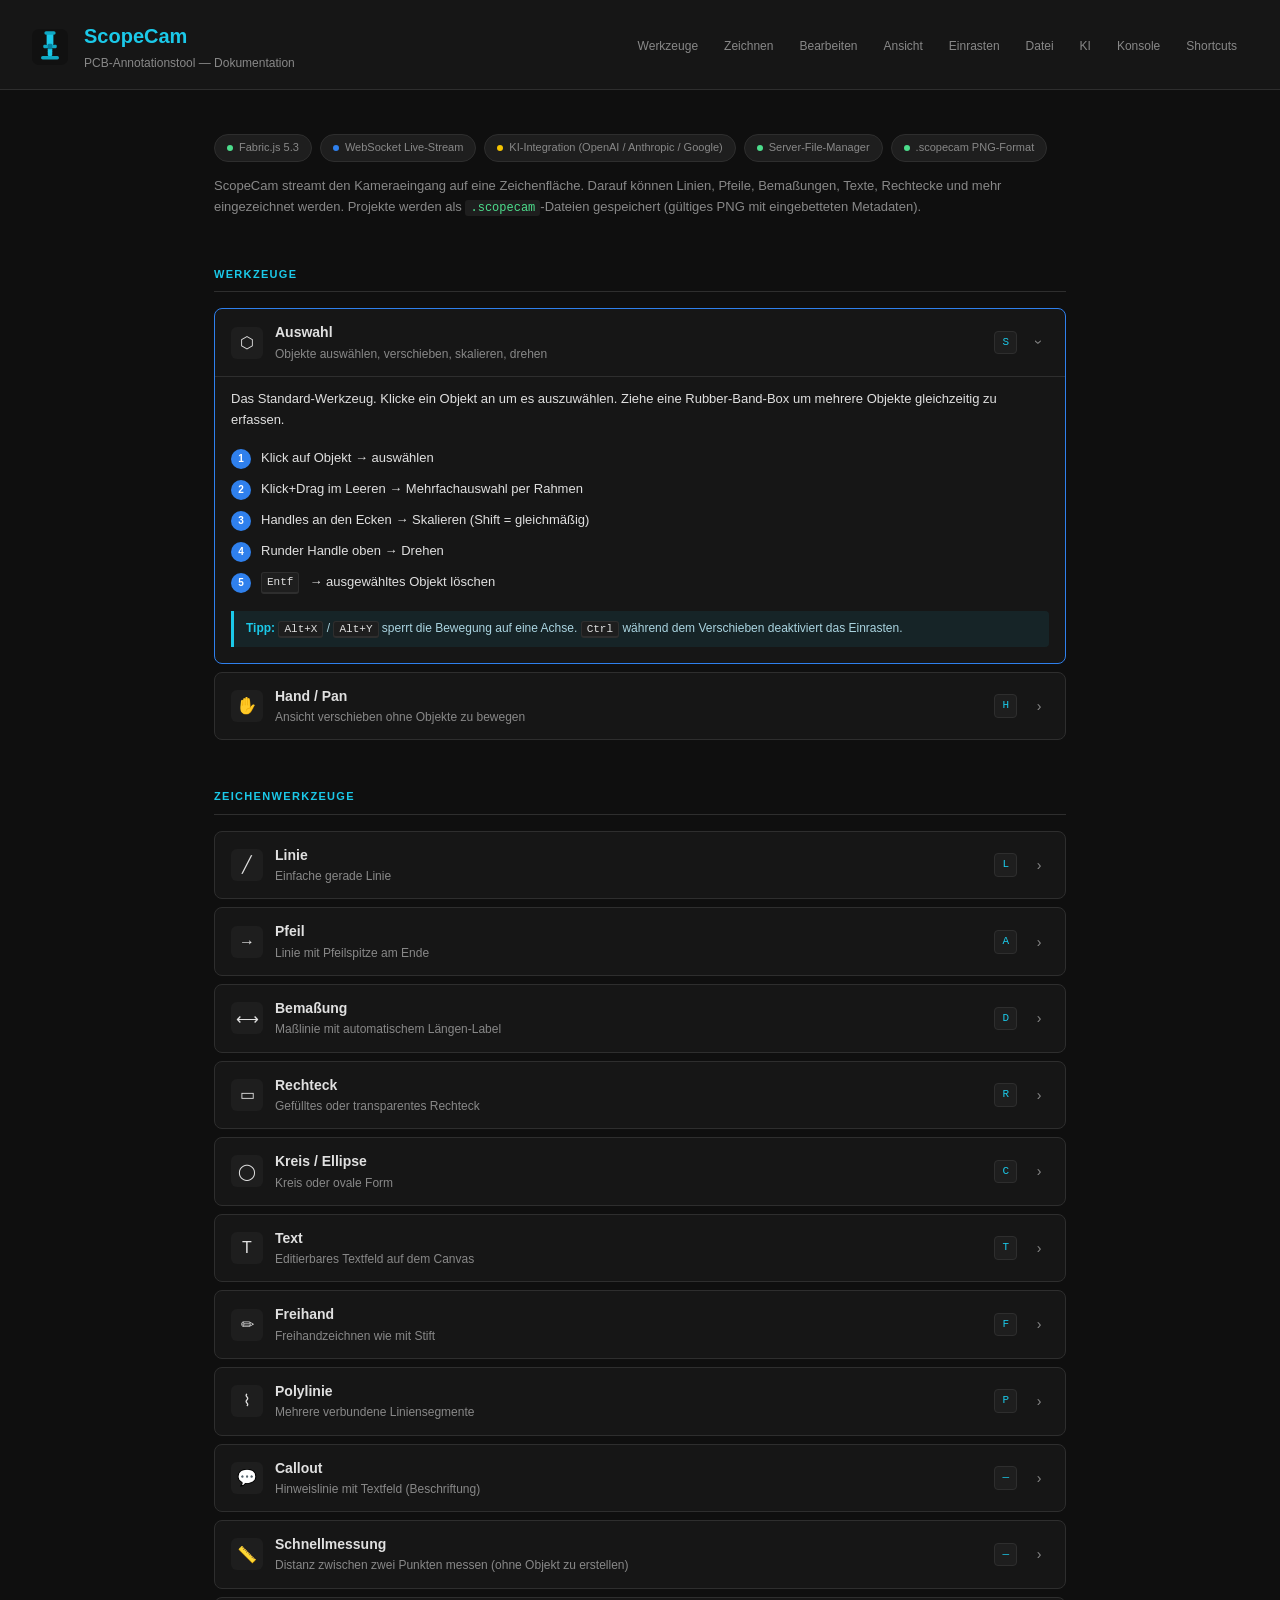
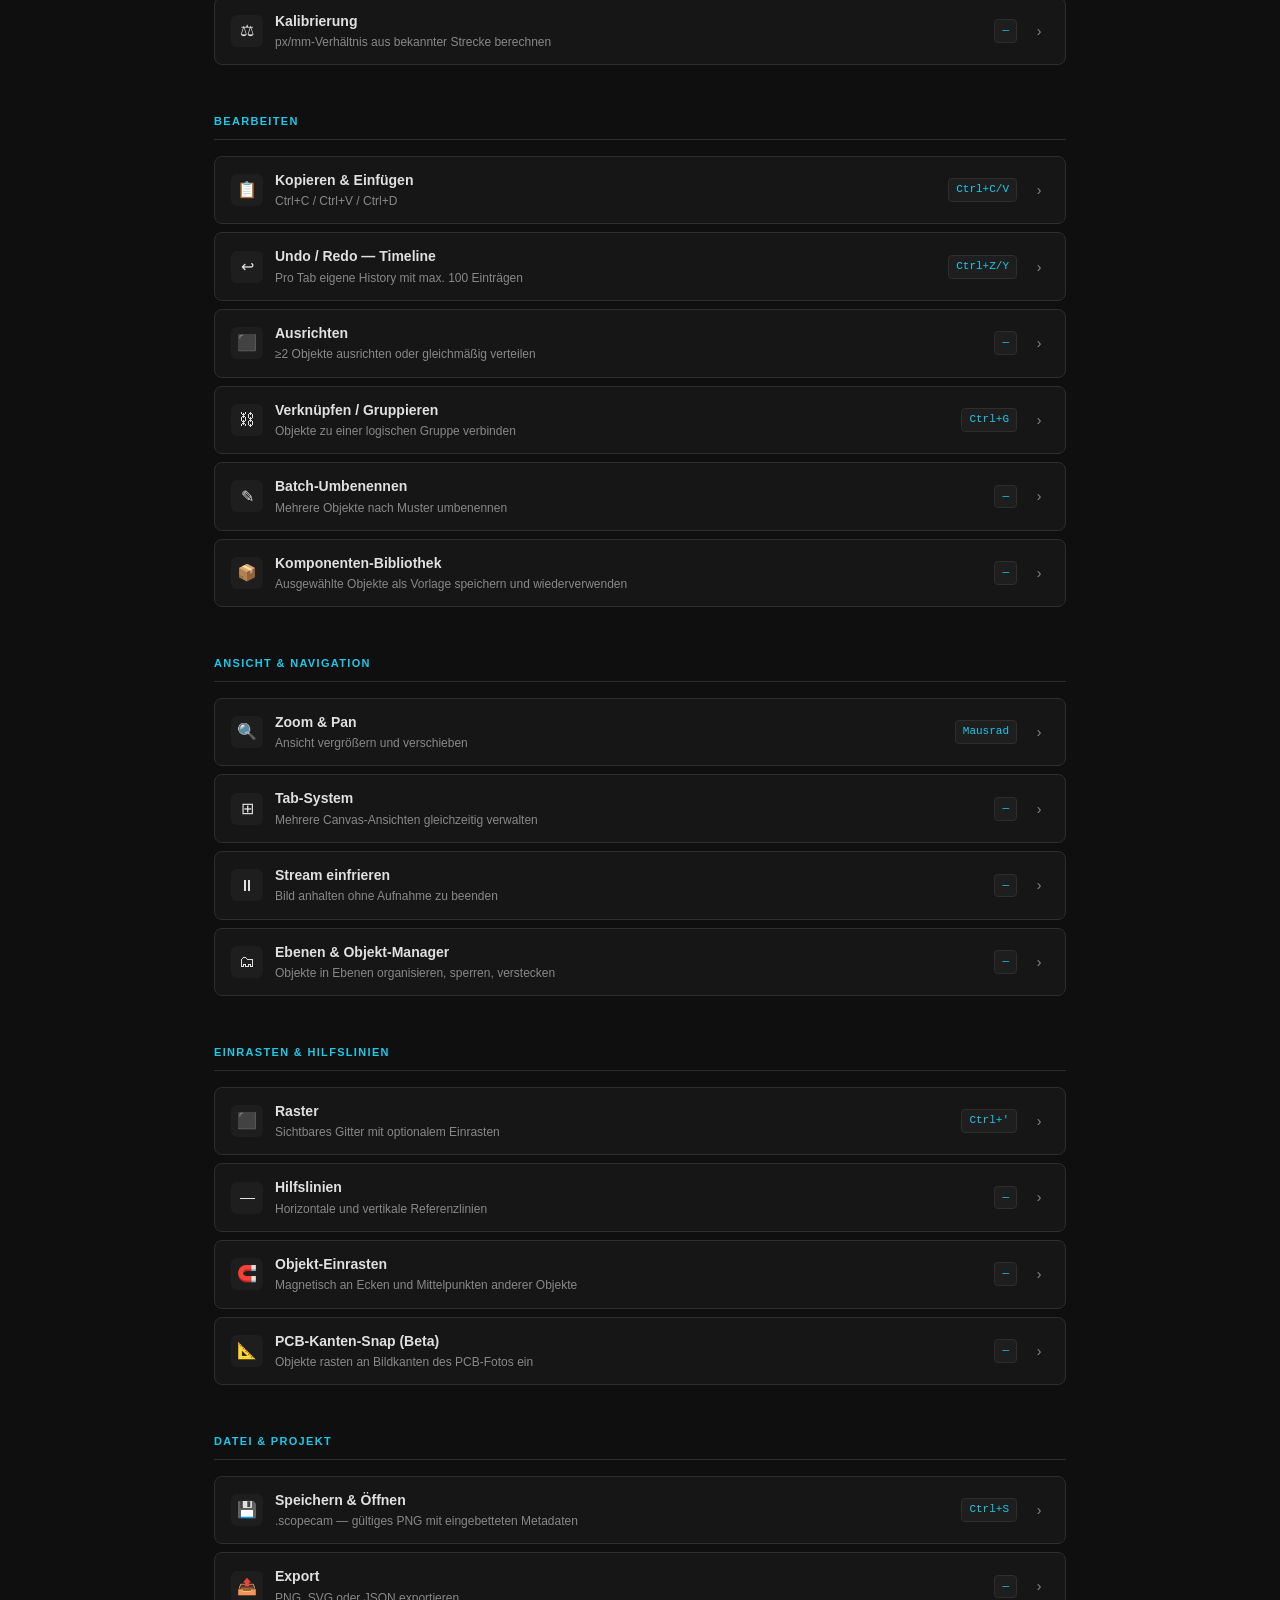
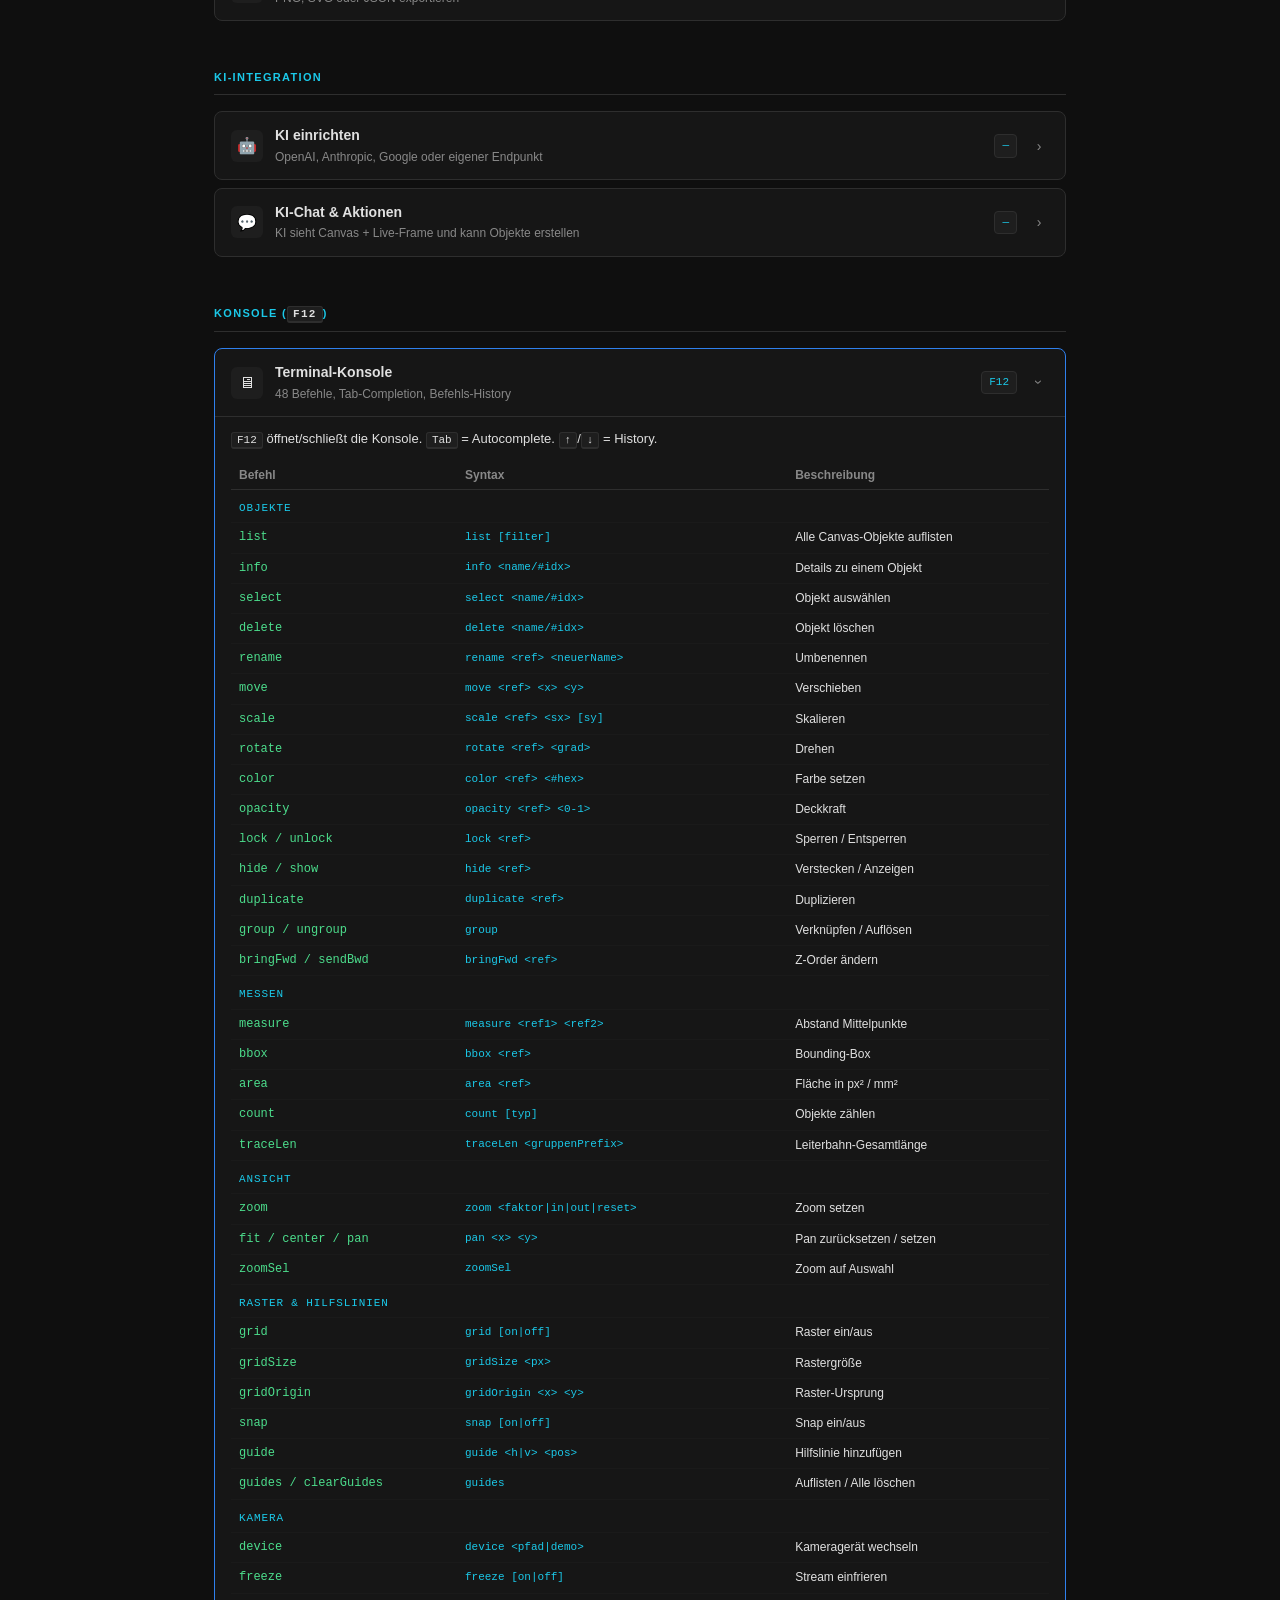
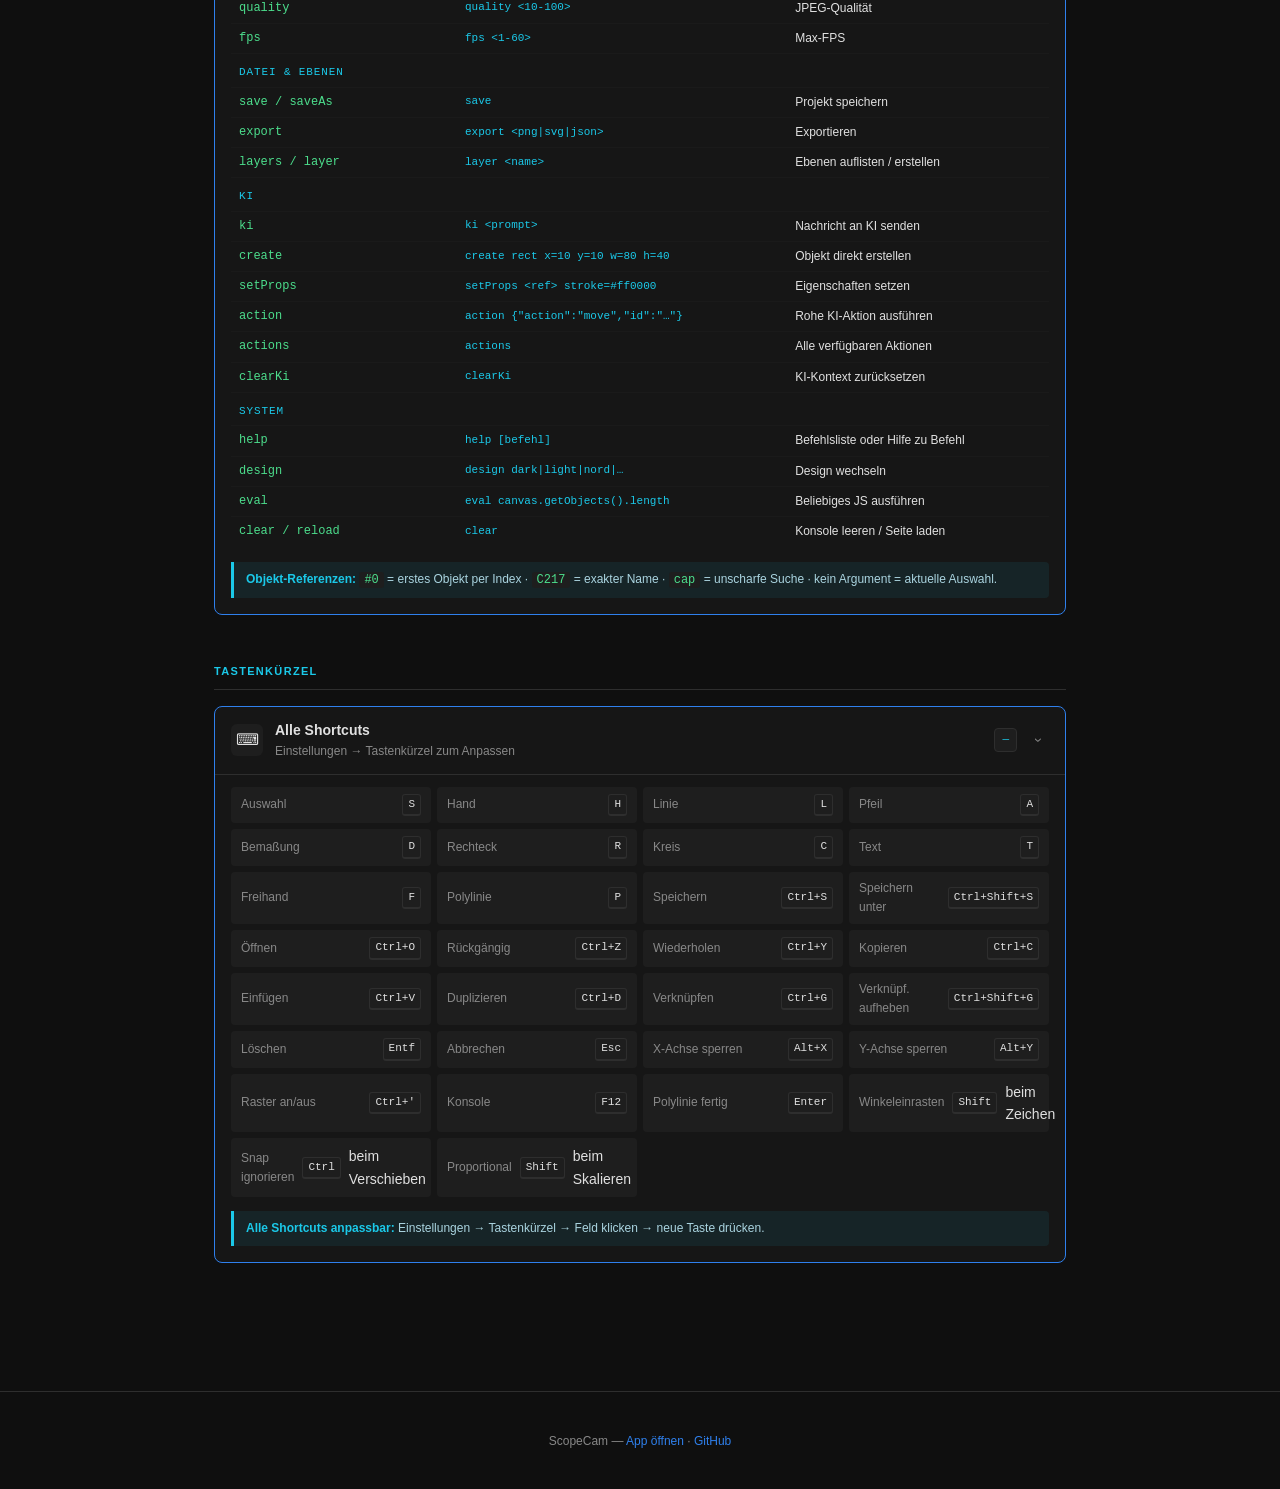
<file: static/docs.html>
<!DOCTYPE html>
<html lang="de">
<head>
<meta charset="UTF-8">
<meta name="viewport" content="width=device-width, initial-scale=1.0">
<title>ScopeCam — Dokumentation</title>
<link rel="icon" href="favicon.svg" type="image/svg+xml">
<style>
  :root {
    --bg: #0f0f0f;
    --surface: #161616;
    --panel: #1e1e1e;
    --border: #2e2e2e;
    --accent: #1bc9e9;
    --accent2: #2f80ed;
    --text: #e0e0e0;
    --muted: #888;
    --ok: #4cdd8c;
    --warn: #f5c400;
    --err: #ff5555;
    --radius: 8px;
  }
  * { box-sizing: border-box; margin: 0; padding: 0; }
  body {
    background: var(--bg);
    color: var(--text);
    font-family: -apple-system, BlinkMacSystemFont, 'Segoe UI', sans-serif;
    font-size: 14px;
    line-height: 1.6;
  }

  /* ── HEADER ── */
  header {
    background: var(--surface);
    border-bottom: 1px solid var(--border);
    padding: 20px 32px 16px;
    position: sticky; top: 0; z-index: 100;
    display: flex; align-items: center; gap: 16px;
  }
  header svg { flex-shrink: 0; }
  .header-title h1 { font-size: 20px; font-weight: 700; color: var(--accent); }
  .header-title p  { font-size: 12px; color: var(--muted); margin-top: 2px; }
  header nav { margin-left: auto; display: flex; gap: 4px; flex-wrap: wrap; }
  header nav a {
    color: var(--muted); text-decoration: none; font-size: 12px;
    padding: 4px 10px; border-radius: 4px; border: 1px solid transparent;
    transition: all .15s;
  }
  header nav a:hover { color: var(--text); border-color: var(--border); }

  /* ── LAYOUT ── */
  .page { max-width: 900px; margin: 0 auto; padding: 32px 24px 80px; }

  /* ── SECTIONS ── */
  .section { margin-bottom: 48px; }
  .section-title {
    font-size: 11px; font-weight: 700; letter-spacing: .12em;
    text-transform: uppercase; color: var(--accent);
    padding-bottom: 8px; border-bottom: 1px solid var(--border);
    margin-bottom: 16px;
  }

  /* ── CARDS (Accordion) ── */
  .card {
    background: var(--surface);
    border: 1px solid var(--border);
    border-radius: var(--radius);
    margin-bottom: 8px;
    overflow: hidden;
    transition: border-color .15s;
  }
  .card:hover { border-color: #3a3a3a; }
  .card.open  { border-color: var(--accent2); }

  .card-header {
    display: flex; align-items: center; gap: 12px;
    padding: 12px 16px; cursor: pointer;
    user-select: none;
  }
  .card-header:hover { background: rgba(255,255,255,.03); }

  .card-icon {
    width: 32px; height: 32px; border-radius: 6px;
    background: var(--panel);
    display: flex; align-items: center; justify-content: center;
    font-size: 16px; flex-shrink: 0;
  }
  .card-meta { flex: 1; min-width: 0; }
  .card-name { font-weight: 600; font-size: 14px; }
  .card-short { font-size: 12px; color: var(--muted); margin-top: 1px; }
  .card-sc {
    font-family: 'SF Mono', 'Fira Code', monospace; font-size: 11px;
    background: var(--panel); border: 1px solid var(--border);
    border-radius: 4px; padding: 2px 7px; color: var(--accent);
    flex-shrink: 0;
  }
  .card-arrow {
    width: 20px; text-align: center; color: var(--muted);
    transition: transform .2s; flex-shrink: 0;
  }
  .card.open .card-arrow { transform: rotate(90deg); }

  .card-body {
    display: none; padding: 0 16px 16px;
    border-top: 1px solid var(--border);
  }
  .card.open .card-body { display: block; }

  /* ── BODY CONTENT ── */
  .card-body p { color: var(--text); margin-top: 12px; font-size: 13px; }
  .card-body p + p { margin-top: 6px; }

  .steps { margin-top: 12px; padding-left: 0; list-style: none; }
  .steps li {
    display: flex; gap: 10px; align-items: flex-start;
    padding: 5px 0; font-size: 13px;
  }
  .steps li::before {
    content: attr(data-n);
    min-width: 20px; height: 20px;
    background: var(--accent2); border-radius: 50%;
    display: flex; align-items: center; justify-content: center;
    font-size: 10px; font-weight: 700; color: #fff;
    flex-shrink: 0; margin-top: 1px;
  }

  .tip {
    background: rgba(27,201,233,.08);
    border-left: 3px solid var(--accent);
    border-radius: 0 4px 4px 0;
    padding: 8px 12px; margin-top: 12px; font-size: 12px;
    color: #aad4e0;
  }
  .tip strong { color: var(--accent); }

  .warn-box {
    background: rgba(245,196,0,.07);
    border-left: 3px solid var(--warn);
    border-radius: 0 4px 4px 0;
    padding: 8px 12px; margin-top: 12px; font-size: 12px;
    color: #c9b050;
  }

  kbd {
    font-family: 'SF Mono', 'Fira Code', monospace; font-size: 11px;
    background: var(--panel); border: 1px solid var(--border);
    border-bottom-width: 2px; border-radius: 3px;
    padding: 1px 5px; color: var(--text);
  }

  code {
    font-family: 'SF Mono', 'Fira Code', monospace; font-size: 12px;
    background: var(--panel); border-radius: 3px;
    padding: 1px 5px; color: var(--ok);
  }

  .grid2 { display: grid; grid-template-columns: 1fr 1fr; gap: 8px; margin-top: 12px; }
  .grid2 .mini-card {
    background: var(--panel); border-radius: 4px;
    padding: 8px 10px; font-size: 12px;
  }
  .grid2 .mini-card .mk { color: var(--muted); font-size: 11px; }
  .grid2 .mini-card .mv { color: var(--text); font-weight: 600; margin-top: 2px; }

  /* ── CONSOLE TABLE ── */
  .cmd-table { width: 100%; border-collapse: collapse; margin-top: 12px; font-size: 12px; }
  .cmd-table th { color: var(--muted); text-align: left; padding: 4px 8px; font-weight: 600; border-bottom: 1px solid var(--border); }
  .cmd-table td { padding: 5px 8px; border-bottom: 1px solid #1a1a1a; }
  .cmd-table tr:last-child td { border-bottom: none; }
  .cmd-table td:first-child { color: var(--ok); font-family: monospace; }
  .cmd-table td:nth-child(2) { color: var(--accent); font-family: monospace; font-size: 11px; }

  /* ── SHORTCUT TABLE ── */
  .sc-grid { display: grid; grid-template-columns: repeat(auto-fill, minmax(200px,1fr)); gap: 6px; margin-top: 12px; }
  .sc-item { background: var(--panel); border-radius: 4px; padding: 7px 10px; display: flex; justify-content: space-between; align-items: center; gap: 8px; }
  .sc-item .label { font-size: 12px; color: var(--muted); }
  .sc-item kbd { font-size: 11px; }

  /* ── HERO BADGES ── */
  .badge-row { display: flex; flex-wrap: wrap; gap: 8px; margin-top: 12px; }
  .badge {
    background: var(--panel); border: 1px solid var(--border);
    border-radius: 20px; padding: 4px 12px;
    font-size: 11px; color: var(--muted);
    display: flex; align-items: center; gap: 6px;
  }
  .badge .dot { width: 6px; height: 6px; border-radius: 50%; background: var(--ok); }
  .badge.yellow .dot { background: var(--warn); }
  .badge.blue   .dot { background: var(--accent2); }

  /* ── FORMAT-FILE ── */
  .format-row { display: flex; gap: 8px; margin-top: 8px; align-items: center; font-size: 12px; }
  .format-tag { background: var(--accent2); color: #fff; border-radius: 4px; padding: 2px 8px; font-size: 11px; font-weight: 700; }

  /* ── FOOTER ── */
  footer { text-align: center; padding: 40px 20px; color: var(--muted); font-size: 12px; border-top: 1px solid var(--border); }
  footer a { color: var(--accent2); text-decoration: none; }

  @media (max-width: 600px) {
    .page { padding: 20px 14px 60px; }
    .grid2 { grid-template-columns: 1fr; }
    header { padding: 14px 16px; }
    header nav { display: none; }
  }
</style>
</head>
<body>

<header>
  <svg width="36" height="36" viewBox="0 0 32 32" xmlns="http://www.w3.org/2000/svg">
    <rect width="32" height="32" rx="6" fill="#111"/>
    <rect x="13" y="3" width="6" height="12" rx="2" fill="#1bc9e9"/>
    <rect x="11" y="2" width="10" height="3" rx="1.5" fill="#0fa8c4"/>
    <rect x="10" y="14" width="12" height="3" rx="1" fill="#0fa8c4"/>
    <rect x="14" y="17" width="4" height="7" rx="1" fill="#1bc9e9"/>
    <rect x="8" y="24" width="16" height="3" rx="1.5" fill="#0fa8c4"/>
    <rect x="14" y="13" width="4" height="5" rx="1" fill="#07809e"/>
    <circle cx="16" cy="20" r="2" fill="#1bc9e9" opacity=".5"/>
  </svg>
  <div class="header-title">
    <h1>ScopeCam</h1>
    <p>PCB-Annotationstool — Dokumentation</p>
  </div>
  <nav>
    <a href="#tools">Werkzeuge</a>
    <a href="#draw">Zeichnen</a>
    <a href="#edit">Bearbeiten</a>
    <a href="#view">Ansicht</a>
    <a href="#snap">Einrasten</a>
    <a href="#file">Datei</a>
    <a href="#ki">KI</a>
    <a href="#console">Konsole</a>
    <a href="#shortcuts">Shortcuts</a>
  </nav>
</header>

<div class="page">

  <!-- OVERVIEW -->
  <div class="section" style="margin-top:8px">
    <div class="badge-row">
      <div class="badge"><span class="dot"></span>Fabric.js 5.3</div>
      <div class="badge blue"><span class="dot"></span>WebSocket Live-Stream</div>
      <div class="badge yellow"><span class="dot"></span>KI-Integration (OpenAI / Anthropic / Google)</div>
      <div class="badge"><span class="dot"></span>Server-File-Manager</div>
      <div class="badge"><span class="dot"></span>.scopecam PNG-Format</div>
    </div>
    <p style="color:var(--muted);font-size:13px;margin-top:14px">ScopeCam streamt den Kameraeingang auf eine Zeichenfläche. Darauf können Linien, Pfeile, Bemaßungen, Texte, Rechtecke und mehr eingezeichnet werden. Projekte werden als <code>.scopecam</code>-Dateien gespeichert (gültiges PNG mit eingebetteten Metadaten).</p>
  </div>

  <!-- ═══ WERKZEUGE ═══ -->
  <div class="section" id="tools">
    <div class="section-title">Werkzeuge</div>

    <!-- Auswahl -->
    <div class="card open">
      <div class="card-header" onclick="toggle(this)">
        <div class="card-icon">⬡</div>
        <div class="card-meta">
          <div class="card-name">Auswahl</div>
          <div class="card-short">Objekte auswählen, verschieben, skalieren, drehen</div>
        </div>
        <div class="card-sc">S</div>
        <div class="card-arrow">›</div>
      </div>
      <div class="card-body">
        <p>Das Standard-Werkzeug. Klicke ein Objekt an um es auszuwählen. Ziehe eine Rubber-Band-Box um mehrere Objekte gleichzeitig zu erfassen.</p>
        <ul class="steps">
          <li data-n="1">Klick auf Objekt → auswählen</li>
          <li data-n="2">Klick+Drag im Leeren → Mehrfachauswahl per Rahmen</li>
          <li data-n="3">Handles an den Ecken → Skalieren (Shift = gleichmäßig)</li>
          <li data-n="4">Runder Handle oben → Drehen</li>
          <li data-n="5"><kbd>Entf</kbd> → ausgewähltes Objekt löschen</li>
        </ul>
        <div class="tip"><strong>Tipp:</strong> <kbd>Alt+X</kbd> / <kbd>Alt+Y</kbd> sperrt die Bewegung auf eine Achse. <kbd>Ctrl</kbd> während dem Verschieben deaktiviert das Einrasten.</div>
      </div>
    </div>

    <!-- Hand -->
    <div class="card">
      <div class="card-header" onclick="toggle(this)">
        <div class="card-icon">✋</div>
        <div class="card-meta">
          <div class="card-name">Hand / Pan</div>
          <div class="card-short">Ansicht verschieben ohne Objekte zu bewegen</div>
        </div>
        <div class="card-sc">H</div>
        <div class="card-arrow">›</div>
      </div>
      <div class="card-body">
        <p>Klicken und ziehen bewegt die gesamte Ansicht (Pan). Das Werkzeug deaktiviert das Auswählen von Objekten.</p>
        <ul class="steps">
          <li data-n="1">Werkzeug aktivieren mit <kbd>H</kbd> oder Klick auf Hand-Button</li>
          <li data-n="2">Klicken und ziehen → Ansicht schieben</li>
          <li data-n="3">Mausrad → Zoomen</li>
        </ul>
        <div class="tip"><strong>Tipp:</strong> <kbd>Leertaste</kbd> gedrückt halten aktiviert die Hand temporär — loslassen kehrt zum vorherigen Werkzeug zurück.</div>
      </div>
    </div>
  </div>

  <!-- ═══ ZEICHENWERKZEUGE ═══ -->
  <div class="section" id="draw">
    <div class="section-title">Zeichenwerkzeuge</div>

    <!-- Linie -->
    <div class="card">
      <div class="card-header" onclick="toggle(this)">
        <div class="card-icon">╱</div>
        <div class="card-meta">
          <div class="card-name">Linie</div>
          <div class="card-short">Einfache gerade Linie</div>
        </div>
        <div class="card-sc">L</div>
        <div class="card-arrow">›</div>
      </div>
      <div class="card-body">
        <ul class="steps">
          <li data-n="1">Werkzeug mit <kbd>L</kbd> aktivieren</li>
          <li data-n="2">Klicken und ziehen → Linie aufspannen</li>
          <li data-n="3">Loslassen → Linie fertig</li>
        </ul>
        <div class="tip"><strong>Winkeleinrasten:</strong> <kbd>Shift</kbd> gedrückt halten → Linie rastet auf 0°, 45°, 90°, 135° ein.</div>
      </div>
    </div>

    <!-- Pfeil -->
    <div class="card">
      <div class="card-header" onclick="toggle(this)">
        <div class="card-icon">→</div>
        <div class="card-meta">
          <div class="card-name">Pfeil</div>
          <div class="card-short">Linie mit Pfeilspitze am Ende</div>
        </div>
        <div class="card-sc">A</div>
        <div class="card-arrow">›</div>
      </div>
      <div class="card-body">
        <p>Genau wie Linie, aber das Ende wird mit einer Pfeilspitze versehen (Dreieck, gefüllt mit der Strichfarbe).</p>
        <ul class="steps">
          <li data-n="1"><kbd>A</kbd> drücken</li>
          <li data-n="2">Startpunkt klicken und zur Zielposition ziehen</li>
          <li data-n="3">Loslassen → Pfeil wird erstellt</li>
        </ul>
        <div class="tip"><strong>Tipp:</strong> Pfeil + Länge = Bemaßung? Benutze stattdessen das Bemaßungs-Werkzeug <kbd>D</kbd>.</div>
      </div>
    </div>

    <!-- Bemaßung -->
    <div class="card">
      <div class="card-header" onclick="toggle(this)">
        <div class="card-icon">⟷</div>
        <div class="card-meta">
          <div class="card-name">Bemaßung</div>
          <div class="card-short">Maßlinie mit automatischem Längen-Label</div>
        </div>
        <div class="card-sc">D</div>
        <div class="card-arrow">›</div>
      </div>
      <div class="card-body">
        <p>Erstellt eine Maßlinie mit Pfeilspitzen an beiden Enden und einem zentrierten Längen-Label (px oder mm wenn kalibriert).</p>
        <ul class="steps">
          <li data-n="1"><kbd>D</kbd> drücken</li>
          <li data-n="2">Startpunkt ziehen zur Endposition</li>
          <li data-n="3">Label zeigt automatisch px-Länge bzw. mm nach Kalibrierung</li>
        </ul>
        <div class="tip"><strong>Label überschreiben:</strong> Objekt auswählen → im Eigenschaften-Panel ✓ "Maßung überschreiben" → eigenen Text eingeben.</div>
        <div class="tip"><strong>Kalibrierung:</strong> Werkzeug-Leiste → Kalibrierung → Linie über bekannte Strecke ziehen → mm eingeben.</div>
      </div>
    </div>

    <!-- Rechteck -->
    <div class="card">
      <div class="card-header" onclick="toggle(this)">
        <div class="card-icon">▭</div>
        <div class="card-meta">
          <div class="card-name">Rechteck</div>
          <div class="card-short">Gefülltes oder transparentes Rechteck</div>
        </div>
        <div class="card-sc">R</div>
        <div class="card-arrow">›</div>
      </div>
      <div class="card-body">
        <ul class="steps">
          <li data-n="1"><kbd>R</kbd> drücken</li>
          <li data-n="2">Ecke klicken und zur gegenüberliegenden Ecke ziehen</li>
          <li data-n="3">Loslassen → Rechteck erstellt</li>
        </ul>
        <div class="tip"><strong>Quadrat:</strong> <kbd>Shift</kbd> gedrückt halten → quadratisches Seitenverhältnis.</div>
      </div>
    </div>

    <!-- Kreis -->
    <div class="card">
      <div class="card-header" onclick="toggle(this)">
        <div class="card-icon">◯</div>
        <div class="card-meta">
          <div class="card-name">Kreis / Ellipse</div>
          <div class="card-short">Kreis oder ovale Form</div>
        </div>
        <div class="card-sc">C</div>
        <div class="card-arrow">›</div>
      </div>
      <div class="card-body">
        <ul class="steps">
          <li data-n="1"><kbd>C</kbd> drücken</li>
          <li data-n="2">Mittelpunkt klicken und ziehen</li>
          <li data-n="3">Loslassen → Kreis erstellt</li>
        </ul>
        <div class="tip"><strong>Tipp:</strong> Farbe und Strichbreite im Eigenschaften-Panel oder der Werkzeugleiste einstellen.</div>
      </div>
    </div>

    <!-- Text -->
    <div class="card">
      <div class="card-header" onclick="toggle(this)">
        <div class="card-icon">T</div>
        <div class="card-meta">
          <div class="card-name">Text</div>
          <div class="card-short">Editierbares Textfeld auf dem Canvas</div>
        </div>
        <div class="card-sc">T</div>
        <div class="card-arrow">›</div>
      </div>
      <div class="card-body">
        <ul class="steps">
          <li data-n="1"><kbd>T</kbd> drücken</li>
          <li data-n="2">Klick auf die gewünschte Position</li>
          <li data-n="3">Text tippen → Cursor erscheint, direkt editierbar</li>
          <li data-n="4"><kbd>Esc</kbd> oder Klick außerhalb → Textbearbeitung beenden</li>
        </ul>
        <div class="tip"><strong>Nacherbeiten:</strong> Doppelklick auf bestehenden Text → Bearbeitungsmodus. Im Eigenschaften-Panel: Schriftart, Größe, B/I/U, Farbe.</div>
      </div>
    </div>

    <!-- Freihand -->
    <div class="card">
      <div class="card-header" onclick="toggle(this)">
        <div class="card-icon">✏</div>
        <div class="card-meta">
          <div class="card-name">Freihand</div>
          <div class="card-short">Freihandzeichnen wie mit Stift</div>
        </div>
        <div class="card-sc">F</div>
        <div class="card-arrow">›</div>
      </div>
      <div class="card-body">
        <ul class="steps">
          <li data-n="1"><kbd>F</kbd> drücken</li>
          <li data-n="2">Klicken und ziehen → Linie folgt der Mausbewegung</li>
          <li data-n="3">Loslassen → Pfad wird als Objekt hinzugefügt</li>
        </ul>
        <div class="tip"><strong>Strichbreite</strong> und <strong>Farbe</strong> werden aus dem Eigenschaften-Panel übernommen.</div>
      </div>
    </div>

    <!-- Polylinie -->
    <div class="card">
      <div class="card-header" onclick="toggle(this)">
        <div class="card-icon">⌇</div>
        <div class="card-meta">
          <div class="card-name">Polylinie</div>
          <div class="card-short">Mehrere verbundene Liniensegmente</div>
        </div>
        <div class="card-sc">P</div>
        <div class="card-arrow">›</div>
      </div>
      <div class="card-body">
        <p>Ideal für PCB-Leiterbahnen oder Umrisse mit mehreren geraden Segmenten. Alle Segmente erhalten automatisch dieselbe <code>linkGroup</code>.</p>
        <ul class="steps">
          <li data-n="1"><kbd>P</kbd> drücken</li>
          <li data-n="2">Ersten Punkt klicken</li>
          <li data-n="3">Weitere Punkte klicken — Vorschau-Linie folgt der Maus</li>
          <li data-n="4">Doppelklick <em>oder</em> <kbd>Enter</kbd> → Polylinie abschließen</li>
          <li data-n="5"><kbd>Esc</kbd> → Abbrechen ohne zu speichern</li>
        </ul>
        <div class="tip"><strong>Winkeleinrasten:</strong> <kbd>Shift</kbd> gedrückt → 45°-Raster aktiv.</div>
      </div>
    </div>

    <!-- Callout -->
    <div class="card">
      <div class="card-header" onclick="toggle(this)">
        <div class="card-icon">💬</div>
        <div class="card-meta">
          <div class="card-name">Callout</div>
          <div class="card-short">Hinweislinie mit Textfeld (Beschriftung)</div>
        </div>
        <div class="card-sc">—</div>
        <div class="card-arrow">›</div>
      </div>
      <div class="card-body">
        <p>Erstellt eine Linie vom Ankerpunkt zum Textfeld — gut für Bauteilbeschriftungen.</p>
        <ul class="steps">
          <li data-n="1">Callout-Werkzeug in der Werkzeugleiste aktivieren</li>
          <li data-n="2">Erster Klick = Ankerpunkt (zeigt auf das Bauteil)</li>
          <li data-n="3">Zweiter Klick = Textposition</li>
          <li data-n="4">Text eingeben → <kbd>Esc</kbd> oder Klick außerhalb fertigstellen</li>
        </ul>
        <div class="tip">Linie und Text werden automatisch als <strong>Gruppe verknüpft</strong> (<code>linkGroup</code>).</div>
      </div>
    </div>

    <!-- Schnellmessung -->
    <div class="card">
      <div class="card-header" onclick="toggle(this)">
        <div class="card-icon">📏</div>
        <div class="card-meta">
          <div class="card-name">Schnellmessung</div>
          <div class="card-short">Distanz zwischen zwei Punkten messen (ohne Objekt zu erstellen)</div>
        </div>
        <div class="card-sc">—</div>
        <div class="card-arrow">›</div>
      </div>
      <div class="card-body">
        <ul class="steps">
          <li data-n="1">Schnellmessung in der Werkzeugleiste aktivieren</li>
          <li data-n="2">Ersten Punkt klicken</li>
          <li data-n="3">Zweiten Punkt klicken → Distanz wird als Overlay neben dem Cursor angezeigt</li>
          <li data-n="4">Ergebnis: px oder mm (wenn kalibriert)</li>
        </ul>
        <div class="tip">Kein Objekt wird erstellt — nur Anzeige. Für permanente Maße das <strong>Bemaßungs-Werkzeug</strong> verwenden.</div>
      </div>
    </div>

    <!-- Kalibrierung -->
    <div class="card">
      <div class="card-header" onclick="toggle(this)">
        <div class="card-icon">⚖</div>
        <div class="card-meta">
          <div class="card-name">Kalibrierung</div>
          <div class="card-short">px/mm-Verhältnis aus bekannter Strecke berechnen</div>
        </div>
        <div class="card-sc">—</div>
        <div class="card-arrow">›</div>
      </div>
      <div class="card-body">
        <ul class="steps">
          <li data-n="1">Kalibrierung-Werkzeug klicken</li>
          <li data-n="2">Linie über eine bekannte Strecke auf dem Bild ziehen (z.B. 10 mm zwischen zwei Pads)</li>
          <li data-n="3">Länge in mm eingeben → Bestätigen</li>
          <li data-n="4">Ab jetzt zeigen alle Bemaßungen Werte in mm an</li>
        </ul>
        <div class="warn-box">Kalibrierung gilt nur für den aktuellen Zoom-Level des Kamerabildes. Bei Zoom-Änderung erneut kalibrieren.</div>
      </div>
    </div>
  </div>

  <!-- ═══ BEARBEITEN ═══ -->
  <div class="section" id="edit">
    <div class="section-title">Bearbeiten</div>

    <!-- Copy/Paste -->
    <div class="card">
      <div class="card-header" onclick="toggle(this)">
        <div class="card-icon">📋</div>
        <div class="card-meta">
          <div class="card-name">Kopieren &amp; Einfügen</div>
          <div class="card-short">Ctrl+C / Ctrl+V / Ctrl+D</div>
        </div>
        <div class="card-sc">Ctrl+C/V</div>
        <div class="card-arrow">›</div>
      </div>
      <div class="card-body">
        <div class="grid2">
          <div class="mini-card"><div class="mk">Kopieren</div><div class="mv"><kbd>Ctrl+C</kbd></div></div>
          <div class="mini-card"><div class="mk">Einfügen</div><div class="mv"><kbd>Ctrl+V</kbd></div></div>
          <div class="mini-card"><div class="mk">Duplizieren</div><div class="mv"><kbd>Ctrl+D</kbd></div></div>
          <div class="mini-card"><div class="mk">Löschen</div><div class="mv"><kbd>Entf</kbd></div></div>
        </div>
        <div class="tip">Beim Duplizieren/Einfügen werden neue <code>objId</code> und <code>linkGroup</code>-UUIDs vergeben — kein versehentliches Alias.</div>
      </div>
    </div>

    <!-- Undo/Redo -->
    <div class="card">
      <div class="card-header" onclick="toggle(this)">
        <div class="card-icon">↩</div>
        <div class="card-meta">
          <div class="card-name">Undo / Redo — Timeline</div>
          <div class="card-short">Pro Tab eigene History mit max. 100 Einträgen</div>
        </div>
        <div class="card-sc">Ctrl+Z/Y</div>
        <div class="card-arrow">›</div>
      </div>
      <div class="card-body">
        <p>Jede Aktion wird mit Label und Uhrzeit geloggt. Die Timeline (Ansicht → Timeline) zeigt alle Einträge — Klick auf einen Eintrag springt direkt zu diesem Stand.</p>
        <div class="grid2">
          <div class="mini-card"><div class="mk">Rückgängig</div><div class="mv"><kbd>Ctrl+Z</kbd></div></div>
          <div class="mini-card"><div class="mk">Wiederholen</div><div class="mv"><kbd>Ctrl+Y</kbd></div></div>
        </div>
        <div class="tip">History wird in der <code>.scopecam</code>-Datei mitgespeichert und beim Öffnen wiederhergestellt.</div>
      </div>
    </div>

    <!-- Ausrichten -->
    <div class="card">
      <div class="card-header" onclick="toggle(this)">
        <div class="card-icon">⬛</div>
        <div class="card-meta">
          <div class="card-name">Ausrichten</div>
          <div class="card-short">≥2 Objekte ausrichten oder gleichmäßig verteilen</div>
        </div>
        <div class="card-sc">—</div>
        <div class="card-arrow">›</div>
      </div>
      <div class="card-body">
        <p>Mindestens 2 Objekte auswählen → im Eigenschaften-Panel erscheint die Ausrichten-Sektion mit 8 Buttons.</p>
        <div class="grid2">
          <div class="mini-card"><div class="mk">Links / Rechts / Oben / Unten</div><div class="mv">an Kante ausrichten</div></div>
          <div class="mini-card"><div class="mk">Mitte H / Mitte V</div><div class="mv">Mittelpunkte angleichen</div></div>
          <div class="mini-card"><div class="mk">Verteilen H</div><div class="mv">gleichmäßiger Abstand horizontal</div></div>
          <div class="mini-card"><div class="mk">Verteilen V</div><div class="mv">gleichmäßiger Abstand vertikal</div></div>
        </div>
      </div>
    </div>

    <!-- Verknüpfen -->
    <div class="card">
      <div class="card-header" onclick="toggle(this)">
        <div class="card-icon">⛓</div>
        <div class="card-meta">
          <div class="card-name">Verknüpfen / Gruppieren</div>
          <div class="card-short">Objekte zu einer logischen Gruppe verbinden</div>
        </div>
        <div class="card-sc">Ctrl+G</div>
        <div class="card-arrow">›</div>
      </div>
      <div class="card-body">
        <p>Verknüpfte Objekte teilen eine <code>linkGroup</code>-UUID. Sie bleiben einzeln selektierbar und editierbar, lassen sich aber gemeinsam verschieben wenn alle ausgewählt sind.</p>
        <ul class="steps">
          <li data-n="1">Mindestens 2 Objekte auswählen</li>
          <li data-n="2"><kbd>Ctrl+G</kbd> → verknüpfen (gestrichelte blaue Verbindungslinien sichtbar)</li>
          <li data-n="3"><kbd>Ctrl+Shift+G</kbd> → Verknüpfung aufheben</li>
        </ul>
        <div class="tip">KI erstellt Gruppen automatisch über das <code>linkGroup</code>-Feld. Rechtsklick auf ein Objekt → Kontextmenü → Verknüpfen.</div>
      </div>
    </div>

    <!-- Batch Rename -->
    <div class="card">
      <div class="card-header" onclick="toggle(this)">
        <div class="card-icon">✎</div>
        <div class="card-meta">
          <div class="card-name">Batch-Umbenennen</div>
          <div class="card-short">Mehrere Objekte nach Muster umbenennen</div>
        </div>
        <div class="card-sc">—</div>
        <div class="card-arrow">›</div>
      </div>
      <div class="card-body">
        <ul class="steps">
          <li data-n="1">Mehrere Objekte auswählen</li>
          <li data-n="2">Bearbeiten → Batch-Umbenennen (oder Button in Objekt-Manager)</li>
          <li data-n="3">Muster eingeben und Vorschau prüfen</li>
          <li data-n="4">OK → alle Objekte werden umbenannt</li>
        </ul>
        <p style="margin-top:10px">Verfügbare Platzhalter:</p>
        <div class="grid2">
          <div class="mini-card"><div class="mk"><code>%d</code></div><div class="mv">Laufende Nummer (1, 2, 3…)</div></div>
          <div class="mini-card"><div class="mk"><code>%D</code></div><div class="mv">Buchstabe (A, B, C…)</div></div>
          <div class="mini-card"><div class="mk"><code>%n</code></div><div class="mv">Alter Name des Objekts</div></div>
        </div>
        <div class="tip"><strong>Beispiel:</strong> Muster <code>C%d</code> → C1, C2, C3 …</div>
      </div>
    </div>

    <!-- Komponenten-Bibliothek -->
    <div class="card">
      <div class="card-header" onclick="toggle(this)">
        <div class="card-icon">📦</div>
        <div class="card-meta">
          <div class="card-name">Komponenten-Bibliothek</div>
          <div class="card-short">Ausgewählte Objekte als Vorlage speichern und wiederverwenden</div>
        </div>
        <div class="card-sc">—</div>
        <div class="card-arrow">›</div>
      </div>
      <div class="card-body">
        <ul class="steps">
          <li data-n="1">Objekte auswählen (z.B. Rahmen + Label eines Bauteils)</li>
          <li data-n="2">Bearbeiten → Komponentenbibliothek → Namen eingeben → Speichern</li>
          <li data-n="3">Zum Einfügen: Bibliothek öffnen → Eintrag → Einfügen</li>
        </ul>
        <div class="tip">Beim Einfügen erhalten alle Objekte neue <code>objId</code> und <code>linkGroup</code>-UUIDs — kein Alias-Problem.</div>
      </div>
    </div>
  </div>

  <!-- ═══ ANSICHT ═══ -->
  <div class="section" id="view">
    <div class="section-title">Ansicht &amp; Navigation</div>

    <!-- Zoom/Pan -->
    <div class="card">
      <div class="card-header" onclick="toggle(this)">
        <div class="card-icon">🔍</div>
        <div class="card-meta">
          <div class="card-name">Zoom &amp; Pan</div>
          <div class="card-short">Ansicht vergrößern und verschieben</div>
        </div>
        <div class="card-sc">Mausrad</div>
        <div class="card-arrow">›</div>
      </div>
      <div class="card-body">
        <div class="grid2">
          <div class="mini-card"><div class="mk">Zoomen</div><div class="mv">Mausrad scrollen</div></div>
          <div class="mini-card"><div class="mk">Pan</div><div class="mv">Hand-Werkzeug + Drag</div></div>
          <div class="mini-card"><div class="mk">Zoom Auswahl</div><div class="mv">Ansicht → Zoom auf Auswahl</div></div>
          <div class="mini-card"><div class="mk">Reset</div><div class="mv">Zoom-Reset-Button oder <code>zoom reset</code> in Konsole</div></div>
        </div>
        <div class="tip">Mobile: Pinch-Zoom mit zwei Fingern auf dem Canvas-Bereich.</div>
      </div>
    </div>

    <!-- Tabs -->
    <div class="card">
      <div class="card-header" onclick="toggle(this)">
        <div class="card-icon">⊞</div>
        <div class="card-meta">
          <div class="card-name">Tab-System</div>
          <div class="card-short">Mehrere Canvas-Ansichten gleichzeitig verwalten</div>
        </div>
        <div class="card-sc">—</div>
        <div class="card-arrow">›</div>
      </div>
      <div class="card-body">
        <p>Jeder Tab hat einen eigenen Canvas, eigene History, eigene Ebenen und einen eigenen Speicherpfad.</p>
        <ul class="steps">
          <li data-n="1">Tab-Leiste (oben): + Button → neuer Tab</li>
          <li data-n="2">Klick auf Tab-Name → wechseln</li>
          <li data-n="3">✕-Button → Tab schließen (ungespeicherte Änderungen → Dialog)</li>
          <li data-n="4">Letzter Tab geschlossen → neuer Kamera-Tab wird automatisch erstellt</li>
        </ul>
        <div class="tip"><strong>Blauer Punkt</strong> im Tab-Header = ungespeicherte Änderungen. Browser-Schließen warnt ebenfalls.</div>
      </div>
    </div>

    <!-- Stream Freeze -->
    <div class="card">
      <div class="card-header" onclick="toggle(this)">
        <div class="card-icon">⏸</div>
        <div class="card-meta">
          <div class="card-name">Stream einfrieren</div>
          <div class="card-short">Bild anhalten ohne Aufnahme zu beenden</div>
        </div>
        <div class="card-sc">—</div>
        <div class="card-arrow">›</div>
      </div>
      <div class="card-body">
        <p>Der Live-Stream wird eingefroren — das letzte Frame bleibt sichtbar. Zeichnen ist weiterhin möglich. Der WebSocket bleibt aktiv.</p>
        <ul class="steps">
          <li data-n="1">Capture-Panel → Einfrieren-Button (oder Konsole: <code>freeze on</code>)</li>
          <li data-n="2">Button wird blau → Stream eingefroren</li>
          <li data-n="3">Nochmals klicken → Stream läuft wieder</li>
        </ul>
      </div>
    </div>

    <!-- Ebenen -->
    <div class="card">
      <div class="card-header" onclick="toggle(this)">
        <div class="card-icon">🗂</div>
        <div class="card-meta">
          <div class="card-name">Ebenen &amp; Objekt-Manager</div>
          <div class="card-short">Objekte in Ebenen organisieren, sperren, verstecken</div>
        </div>
        <div class="card-sc">—</div>
        <div class="card-arrow">›</div>
      </div>
      <div class="card-body">
        <p>Das Objekte-Panel (linke Seitenleiste) listet alle Canvas-Objekte und Hilfslinien. Ebenen können erstellt und mit Drag-and-Drop befüllt werden.</p>
        <ul class="steps">
          <li data-n="1">Doppelklick auf Objekt-Name → umbenennen</li>
          <li data-n="2">🔒-Icon → Objekt sperren (nicht verschiebbar)</li>
          <li data-n="3">👁-Icon → Objekt ausblenden</li>
          <li data-n="4">↑/↓-Buttons → Reihenfolge (Z-Order) ändern</li>
          <li data-n="5">Rechtsklick auf Eintrag → In andere Ebene verschieben</li>
        </ul>
      </div>
    </div>
  </div>

  <!-- ═══ EINRASTEN ═══ -->
  <div class="section" id="snap">
    <div class="section-title">Einrasten &amp; Hilfslinien</div>

    <!-- Grid -->
    <div class="card">
      <div class="card-header" onclick="toggle(this)">
        <div class="card-icon">⬛</div>
        <div class="card-meta">
          <div class="card-name">Raster</div>
          <div class="card-short">Sichtbares Gitter mit optionalem Einrasten</div>
        </div>
        <div class="card-sc">Ctrl+'</div>
        <div class="card-arrow">›</div>
      </div>
      <div class="card-body">
        <ul class="steps">
          <li data-n="1">Ansicht → Raster anzeigen (<kbd>Ctrl+'</kbd>) → Raster ein/aus</li>
          <li data-n="2">Ansicht → Raster einrasten → Snap an Gitterpunkten</li>
          <li data-n="3">Raster-Einstellungen: Größe, Farbe, Deckkraft, Ursprung</li>
          <li data-n="4">Grid-Ursprung: eigene Inputs oder "Pick"-Button → Klick auf Canvas setzt Ursprung</li>
        </ul>
        <div class="tip"><strong>Snap temporär deaktivieren:</strong> <kbd>Ctrl</kbd> gedrückt halten während dem Verschieben.</div>
      </div>
    </div>

    <!-- Hilfslinien -->
    <div class="card">
      <div class="card-header" onclick="toggle(this)">
        <div class="card-icon">⸻</div>
        <div class="card-meta">
          <div class="card-name">Hilfslinien</div>
          <div class="card-short">Horizontale und vertikale Referenzlinien</div>
        </div>
        <div class="card-sc">—</div>
        <div class="card-arrow">›</div>
      </div>
      <div class="card-body">
        <ul class="steps">
          <li data-n="1">Aus dem horizontalen Lineal ziehen → horizontale Hilfslinie</li>
          <li data-n="2">Aus dem vertikalen Lineal ziehen → vertikale Hilfslinie</li>
          <li data-n="3">Erster Klick auf Hilfslinie → auswählen (gelb)</li>
          <li data-n="4">Klick + Drag → verschieben</li>
          <li data-n="5">Über den Canvas-Rand ziehen → löschen</li>
          <li data-n="6"><kbd>Entf</kbd> → ausgewählte Hilfslinie löschen</li>
        </ul>
        <div class="tip">Ansicht → Hilfslinien einrasten → Objekte rasten beim Verschieben an Hilfslinien ein.</div>
      </div>
    </div>

    <!-- Objekt-Snap -->
    <div class="card">
      <div class="card-header" onclick="toggle(this)">
        <div class="card-icon">🧲</div>
        <div class="card-meta">
          <div class="card-name">Objekt-Einrasten</div>
          <div class="card-short">Magnetisch an Ecken und Mittelpunkten anderer Objekte</div>
        </div>
        <div class="card-sc">—</div>
        <div class="card-arrow">›</div>
      </div>
      <div class="card-body">
        <p>Beim Verschieben rastet ein Objekt automatisch an Ecken, Kantenmittelpunkten und Endpunkten von Linien anderer Objekte ein (Threshold: 12px). Ein cyan-farbiger Kreis zeigt den Snap-Punkt an.</p>
        <div class="tip"><kbd>Ctrl</kbd> gedrückt halten → Snap temporär deaktivieren. Achssperrung (<kbd>Alt+X</kbd>/<kbd>Alt+Y</kbd>) deaktiviert Snap ebenfalls.</div>
      </div>
    </div>

    <!-- PCB Snap -->
    <div class="card">
      <div class="card-header" onclick="toggle(this)">
        <div class="card-icon">📐</div>
        <div class="card-meta">
          <div class="card-name">PCB-Kanten-Snap (Beta)</div>
          <div class="card-short">Objekte rasten an Bildkanten des PCB-Fotos ein</div>
        </div>
        <div class="card-sc">—</div>
        <div class="card-arrow">›</div>
      </div>
      <div class="card-body">
        <p>Analysiert beim Verschieben eines Objekts den Bildsensor entlang der Objektkanten und rastet am stärksten Gradienten ein.</p>
        <ul class="steps">
          <li data-n="1">Ansicht → PCB-Kanten → Aktivieren</li>
          <li data-n="2">Suchradius und Gradient-Schwellwert anpassen</li>
          <li data-n="3">Objekte verschieben → Snap an PCB-Strukturen</li>
        </ul>
        <div class="warn-box">Feature befindet sich im Beta-Stadium. Funktioniert am besten mit hohem Kontrast zwischen Bauteil und Hintergrund.</div>
      </div>
    </div>
  </div>

  <!-- ═══ DATEI ═══ -->
  <div class="section" id="file">
    <div class="section-title">Datei &amp; Projekt</div>

    <!-- Speichern -->
    <div class="card">
      <div class="card-header" onclick="toggle(this)">
        <div class="card-icon">💾</div>
        <div class="card-meta">
          <div class="card-name">Speichern &amp; Öffnen</div>
          <div class="card-short">.scopecam — gültiges PNG mit eingebetteten Metadaten</div>
        </div>
        <div class="card-sc">Ctrl+S</div>
        <div class="card-arrow">›</div>
      </div>
      <div class="card-body">
        <div class="format-row">
          <div class="format-tag">.scopecam</div>
          <span style="color:var(--muted)">= gültiges PNG + iTXt-Chunk mit JSON-Metadaten</span>
        </div>
        <p style="margin-top:10px">Datei kann in Paint.NET, Pinta und anderen PNG-Editoren geöffnet werden (zeigt dann das Hintergrundbild).</p>
        <div class="grid2">
          <div class="mini-card"><div class="mk">Speichern</div><div class="mv"><kbd>Ctrl+S</kbd></div></div>
          <div class="mini-card"><div class="mk">Speichern unter</div><div class="mv"><kbd>Ctrl+Shift+S</kbd></div></div>
          <div class="mini-card"><div class="mk">Öffnen</div><div class="mv"><kbd>Ctrl+O</kbd></div></div>
          <div class="mini-card"><div class="mk">File Manager</div><div class="mv">Datei → File Manager</div></div>
        </div>
        <p style="margin-top:10px">Der <strong>File Manager</strong> (Server-seitig) zeigt eine Vorschau beim Klick auf .scopecam-Dateien. Ordner erstellen, umbenennen, löschen — alles im Modal.</p>
      </div>
    </div>

    <!-- Export -->
    <div class="card">
      <div class="card-header" onclick="toggle(this)">
        <div class="card-icon">📤</div>
        <div class="card-meta">
          <div class="card-name">Export</div>
          <div class="card-short">PNG, SVG oder JSON exportieren</div>
        </div>
        <div class="card-sc">—</div>
        <div class="card-arrow">›</div>
      </div>
      <div class="card-body">
        <div class="grid2">
          <div class="mini-card"><div class="mk">PNG</div><div class="mv">Datei → PNG exportieren</div></div>
          <div class="mini-card"><div class="mk">SVG</div><div class="mv">Datei → SVG exportieren</div></div>
          <div class="mini-card"><div class="mk">JSON</div><div class="mv">Datei → JSON exportieren</div></div>
          <div class="mini-card"><div class="mk">Konsole</div><div class="mv"><code>export png</code> / <code>export svg</code></div></div>
        </div>
        <div class="tip">SVG-Export enthält alle Fabric-Objekte als Vektoren — ohne das Hintergrundbild.</div>
      </div>
    </div>
  </div>

  <!-- ═══ KI ═══ -->
  <div class="section" id="ki">
    <div class="section-title">KI-Integration</div>

    <div class="card">
      <div class="card-header" onclick="toggle(this)">
        <div class="card-icon">🤖</div>
        <div class="card-meta">
          <div class="card-name">KI einrichten</div>
          <div class="card-short">OpenAI, Anthropic, Google oder eigener Endpunkt</div>
        </div>
        <div class="card-sc">—</div>
        <div class="card-arrow">›</div>
      </div>
      <div class="card-body">
        <ul class="steps">
          <li data-n="1">Einstellungen öffnen (Zahnrad-Symbol oder Menü)</li>
          <li data-n="2">Tab <strong>KI</strong> → Provider wählen (OpenAI / Anthropic / Google / Custom)</li>
          <li data-n="3">API-Key eingeben</li>
          <li data-n="4">Modelle laden → Modell auswählen</li>
          <li data-n="5">Optional: Eigene Prompt-Vorlage, Extended Thinking aktivieren</li>
          <li data-n="6">Verbindung testen → Speichern</li>
        </ul>
        <div class="tip"><strong>Google:</strong> Alle Requests laufen über den Backend-Proxy (<code>/api/ki_proxy</code>) — kein CORS-Problem.</div>
      </div>
    </div>

    <div class="card">
      <div class="card-header" onclick="toggle(this)">
        <div class="card-icon">💬</div>
        <div class="card-meta">
          <div class="card-name">KI-Chat &amp; Aktionen</div>
          <div class="card-short">KI sieht Canvas + Live-Frame und kann Objekte erstellen</div>
        </div>
        <div class="card-sc">—</div>
        <div class="card-arrow">›</div>
      </div>
      <div class="card-body">
        <p>Das KI-Panel (linke Seitenleiste) zeigt den Chat. Mit jedem Request sendet die KI automatisch:</p>
        <ul class="steps">
          <li data-n="1">Aktuellen Canvas-Zustand (alle Objekte, Ebenen, Hilfslinien)</li>
          <li data-n="2">Aktuelles Live-Frame (JPEG)</li>
          <li data-n="3">Deine Nachricht</li>
        </ul>
        <p style="margin-top:10px">Die KI kann folgende <strong>Aktionen</strong> ausführen:</p>
        <div class="grid2">
          <div class="mini-card"><div class="mk">Erstellen</div><div class="mv">rect, circle, line, arrow, dimension, text</div></div>
          <div class="mini-card"><div class="mk">Bearbeiten</div><div class="mv">move, delete, setProps, rename</div></div>
          <div class="mini-card"><div class="mk">Strukturieren</div><div class="mv">link, unlink, createLayer, moveToLayer</div></div>
          <div class="mini-card"><div class="mk">Hilfslinien</div><div class="mv">addGuide, moveGuide, removeGuide, clearGuides</div></div>
        </div>
        <div class="tip"><strong>Bereich-Auswahl (⊠):</strong> Button im KI-Panel → Rubber-Band auf Canvas → nur dieser Ausschnitt wird gesendet. Koordinaten-Offset wird automatisch verrechnet.</div>
        <div class="tip"><strong>Berechtigungen:</strong> Einstellungen → KI → Berechtigungen → granular steuern was die KI darf.</div>
      </div>
    </div>
  </div>

  <!-- ═══ KONSOLE ═══ -->
  <div class="section" id="console">
    <div class="section-title">Konsole (<kbd>F12</kbd>)</div>

    <div class="card open">
      <div class="card-header" onclick="toggle(this)">
        <div class="card-icon">🖥</div>
        <div class="card-meta">
          <div class="card-name">Terminal-Konsole</div>
          <div class="card-short">48 Befehle, Tab-Completion, Befehls-History</div>
        </div>
        <div class="card-sc">F12</div>
        <div class="card-arrow">›</div>
      </div>
      <div class="card-body">
        <p><kbd>F12</kbd> öffnet/schließt die Konsole. <kbd>Tab</kbd> = Autocomplete. <kbd>↑</kbd>/<kbd>↓</kbd> = History.</p>

        <table class="cmd-table">
          <tr><th>Befehl</th><th>Syntax</th><th>Beschreibung</th></tr>
          <!-- OBJEKTE -->
          <tr><td colspan="3" style="color:var(--accent);padding-top:10px;font-size:11px;letter-spacing:.08em">OBJEKTE</td></tr>
          <tr><td>list</td><td>list [filter]</td><td>Alle Canvas-Objekte auflisten</td></tr>
          <tr><td>info</td><td>info &lt;name/#idx&gt;</td><td>Details zu einem Objekt</td></tr>
          <tr><td>select</td><td>select &lt;name/#idx&gt;</td><td>Objekt auswählen</td></tr>
          <tr><td>delete</td><td>delete &lt;name/#idx&gt;</td><td>Objekt löschen</td></tr>
          <tr><td>rename</td><td>rename &lt;ref&gt; &lt;neuerName&gt;</td><td>Umbenennen</td></tr>
          <tr><td>move</td><td>move &lt;ref&gt; &lt;x&gt; &lt;y&gt;</td><td>Verschieben</td></tr>
          <tr><td>scale</td><td>scale &lt;ref&gt; &lt;sx&gt; [sy]</td><td>Skalieren</td></tr>
          <tr><td>rotate</td><td>rotate &lt;ref&gt; &lt;grad&gt;</td><td>Drehen</td></tr>
          <tr><td>color</td><td>color &lt;ref&gt; &lt;#hex&gt;</td><td>Farbe setzen</td></tr>
          <tr><td>opacity</td><td>opacity &lt;ref&gt; &lt;0-1&gt;</td><td>Deckkraft</td></tr>
          <tr><td>lock / unlock</td><td>lock &lt;ref&gt;</td><td>Sperren / Entsperren</td></tr>
          <tr><td>hide / show</td><td>hide &lt;ref&gt;</td><td>Verstecken / Anzeigen</td></tr>
          <tr><td>duplicate</td><td>duplicate &lt;ref&gt;</td><td>Duplizieren</td></tr>
          <tr><td>group / ungroup</td><td>group</td><td>Verknüpfen / Auflösen</td></tr>
          <tr><td>bringFwd / sendBwd</td><td>bringFwd &lt;ref&gt;</td><td>Z-Order ändern</td></tr>
          <!-- MESSEN -->
          <tr><td colspan="3" style="color:var(--accent);padding-top:10px;font-size:11px;letter-spacing:.08em">MESSEN</td></tr>
          <tr><td>measure</td><td>measure &lt;ref1&gt; &lt;ref2&gt;</td><td>Abstand Mittelpunkte</td></tr>
          <tr><td>bbox</td><td>bbox &lt;ref&gt;</td><td>Bounding-Box</td></tr>
          <tr><td>area</td><td>area &lt;ref&gt;</td><td>Fläche in px² / mm²</td></tr>
          <tr><td>count</td><td>count [typ]</td><td>Objekte zählen</td></tr>
          <tr><td>traceLen</td><td>traceLen &lt;gruppenPrefix&gt;</td><td>Leiterbahn-Gesamtlänge</td></tr>
          <!-- ANSICHT -->
          <tr><td colspan="3" style="color:var(--accent);padding-top:10px;font-size:11px;letter-spacing:.08em">ANSICHT</td></tr>
          <tr><td>zoom</td><td>zoom &lt;faktor|in|out|reset&gt;</td><td>Zoom setzen</td></tr>
          <tr><td>fit / center / pan</td><td>pan &lt;x&gt; &lt;y&gt;</td><td>Pan zurücksetzen / setzen</td></tr>
          <tr><td>zoomSel</td><td>zoomSel</td><td>Zoom auf Auswahl</td></tr>
          <!-- RASTER / HILFSLINIEN -->
          <tr><td colspan="3" style="color:var(--accent);padding-top:10px;font-size:11px;letter-spacing:.08em">RASTER &amp; HILFSLINIEN</td></tr>
          <tr><td>grid</td><td>grid [on|off]</td><td>Raster ein/aus</td></tr>
          <tr><td>gridSize</td><td>gridSize &lt;px&gt;</td><td>Rastergröße</td></tr>
          <tr><td>gridOrigin</td><td>gridOrigin &lt;x&gt; &lt;y&gt;</td><td>Raster-Ursprung</td></tr>
          <tr><td>snap</td><td>snap [on|off]</td><td>Snap ein/aus</td></tr>
          <tr><td>guide</td><td>guide &lt;h|v&gt; &lt;pos&gt;</td><td>Hilfslinie hinzufügen</td></tr>
          <tr><td>guides / clearGuides</td><td>guides</td><td>Auflisten / Alle löschen</td></tr>
          <!-- KAMERA -->
          <tr><td colspan="3" style="color:var(--accent);padding-top:10px;font-size:11px;letter-spacing:.08em">KAMERA</td></tr>
          <tr><td>device</td><td>device &lt;pfad|demo&gt;</td><td>Kameragerät wechseln</td></tr>
          <tr><td>freeze</td><td>freeze [on|off]</td><td>Stream einfrieren</td></tr>
          <tr><td>quality</td><td>quality &lt;10-100&gt;</td><td>JPEG-Qualität</td></tr>
          <tr><td>fps</td><td>fps &lt;1-60&gt;</td><td>Max-FPS</td></tr>
          <!-- DATEI -->
          <tr><td colspan="3" style="color:var(--accent);padding-top:10px;font-size:11px;letter-spacing:.08em">DATEI &amp; EBENEN</td></tr>
          <tr><td>save / saveAs</td><td>save</td><td>Projekt speichern</td></tr>
          <tr><td>export</td><td>export &lt;png|svg|json&gt;</td><td>Exportieren</td></tr>
          <tr><td>layers / layer</td><td>layer &lt;name&gt;</td><td>Ebenen auflisten / erstellen</td></tr>
          <!-- KI -->
          <tr><td colspan="3" style="color:var(--accent);padding-top:10px;font-size:11px;letter-spacing:.08em">KI</td></tr>
          <tr><td>ki</td><td>ki &lt;prompt&gt;</td><td>Nachricht an KI senden</td></tr>
          <tr><td>create</td><td>create rect x=10 y=10 w=80 h=40</td><td>Objekt direkt erstellen</td></tr>
          <tr><td>setProps</td><td>setProps &lt;ref&gt; stroke=#ff0000</td><td>Eigenschaften setzen</td></tr>
          <tr><td>action</td><td>action {"action":"move","id":"…"}</td><td>Rohe KI-Aktion ausführen</td></tr>
          <tr><td>actions</td><td>actions</td><td>Alle verfügbaren Aktionen</td></tr>
          <tr><td>clearKi</td><td>clearKi</td><td>KI-Kontext zurücksetzen</td></tr>
          <!-- SYSTEM -->
          <tr><td colspan="3" style="color:var(--accent);padding-top:10px;font-size:11px;letter-spacing:.08em">SYSTEM</td></tr>
          <tr><td>help</td><td>help [befehl]</td><td>Befehlsliste oder Hilfe zu Befehl</td></tr>
          <tr><td>design</td><td>design dark|light|nord|…</td><td>Design wechseln</td></tr>
          <tr><td>eval</td><td>eval canvas.getObjects().length</td><td>Beliebiges JS ausführen</td></tr>
          <tr><td>clear / reload</td><td>clear</td><td>Konsole leeren / Seite laden</td></tr>
        </table>

        <div class="tip" style="margin-top:16px"><strong>Objekt-Referenzen:</strong> <code>#0</code> = erstes Objekt per Index · <code>C217</code> = exakter Name · <code>cap</code> = unscharfe Suche · kein Argument = aktuelle Auswahl.</div>
      </div>
    </div>
  </div>

  <!-- ═══ SHORTCUTS ═══ -->
  <div class="section" id="shortcuts">
    <div class="section-title">Tastenkürzel</div>
    <div class="card open">
      <div class="card-header" onclick="toggle(this)">
        <div class="card-icon">⌨</div>
        <div class="card-meta">
          <div class="card-name">Alle Shortcuts</div>
          <div class="card-short">Einstellungen → Tastenkürzel zum Anpassen</div>
        </div>
        <div class="card-sc">—</div>
        <div class="card-arrow">›</div>
      </div>
      <div class="card-body">
        <div class="sc-grid">
          <div class="sc-item"><span class="label">Auswahl</span><kbd>S</kbd></div>
          <div class="sc-item"><span class="label">Hand</span><kbd>H</kbd></div>
          <div class="sc-item"><span class="label">Linie</span><kbd>L</kbd></div>
          <div class="sc-item"><span class="label">Pfeil</span><kbd>A</kbd></div>
          <div class="sc-item"><span class="label">Bemaßung</span><kbd>D</kbd></div>
          <div class="sc-item"><span class="label">Rechteck</span><kbd>R</kbd></div>
          <div class="sc-item"><span class="label">Kreis</span><kbd>C</kbd></div>
          <div class="sc-item"><span class="label">Text</span><kbd>T</kbd></div>
          <div class="sc-item"><span class="label">Freihand</span><kbd>F</kbd></div>
          <div class="sc-item"><span class="label">Polylinie</span><kbd>P</kbd></div>
          <div class="sc-item"><span class="label">Speichern</span><kbd>Ctrl+S</kbd></div>
          <div class="sc-item"><span class="label">Speichern unter</span><kbd>Ctrl+Shift+S</kbd></div>
          <div class="sc-item"><span class="label">Öffnen</span><kbd>Ctrl+O</kbd></div>
          <div class="sc-item"><span class="label">Rückgängig</span><kbd>Ctrl+Z</kbd></div>
          <div class="sc-item"><span class="label">Wiederholen</span><kbd>Ctrl+Y</kbd></div>
          <div class="sc-item"><span class="label">Kopieren</span><kbd>Ctrl+C</kbd></div>
          <div class="sc-item"><span class="label">Einfügen</span><kbd>Ctrl+V</kbd></div>
          <div class="sc-item"><span class="label">Duplizieren</span><kbd>Ctrl+D</kbd></div>
          <div class="sc-item"><span class="label">Verknüpfen</span><kbd>Ctrl+G</kbd></div>
          <div class="sc-item"><span class="label">Verknüpf. aufheben</span><kbd>Ctrl+Shift+G</kbd></div>
          <div class="sc-item"><span class="label">Löschen</span><kbd>Entf</kbd></div>
          <div class="sc-item"><span class="label">Abbrechen</span><kbd>Esc</kbd></div>
          <div class="sc-item"><span class="label">X-Achse sperren</span><kbd>Alt+X</kbd></div>
          <div class="sc-item"><span class="label">Y-Achse sperren</span><kbd>Alt+Y</kbd></div>
          <div class="sc-item"><span class="label">Raster an/aus</span><kbd>Ctrl+'</kbd></div>
          <div class="sc-item"><span class="label">Konsole</span><kbd>F12</kbd></div>
          <div class="sc-item"><span class="label">Polylinie fertig</span><kbd>Enter</kbd></div>
          <div class="sc-item"><span class="label">Winkeleinrasten</span><kbd>Shift</kbd> beim Zeichen</div>
          <div class="sc-item"><span class="label">Snap ignorieren</span><kbd>Ctrl</kbd> beim Verschieben</div>
          <div class="sc-item"><span class="label">Proportional</span><kbd>Shift</kbd> beim Skalieren</div>
        </div>
        <div class="tip" style="margin-top:14px"><strong>Alle Shortcuts anpassbar:</strong> Einstellungen → Tastenkürzel → Feld klicken → neue Taste drücken.</div>
      </div>
    </div>
  </div>

</div><!-- /page -->

<footer>
  ScopeCam — <a href="/">App öffnen</a> · <a href="https://github.com/Planqton/scopeCam" target="_blank">GitHub</a>
</footer>

<script>
function toggle(header) {
  const card = header.parentElement;
  card.classList.toggle('open');
}
// Keyboard: Enter on card-header
document.querySelectorAll('.card-header').forEach(h => {
  h.setAttribute('tabindex', '0');
  h.addEventListener('keydown', e => { if (e.key === 'Enter' || e.key === ' ') { e.preventDefault(); toggle(h); } });
});
// Smooth scroll for nav links
document.querySelectorAll('header nav a').forEach(a => {
  a.addEventListener('click', e => {
    e.preventDefault();
    const id = a.getAttribute('href').slice(1);
    document.getElementById(id)?.scrollIntoView({ behavior: 'smooth', block: 'start' });
  });
});
</script>
</body>
</html>
</file>
